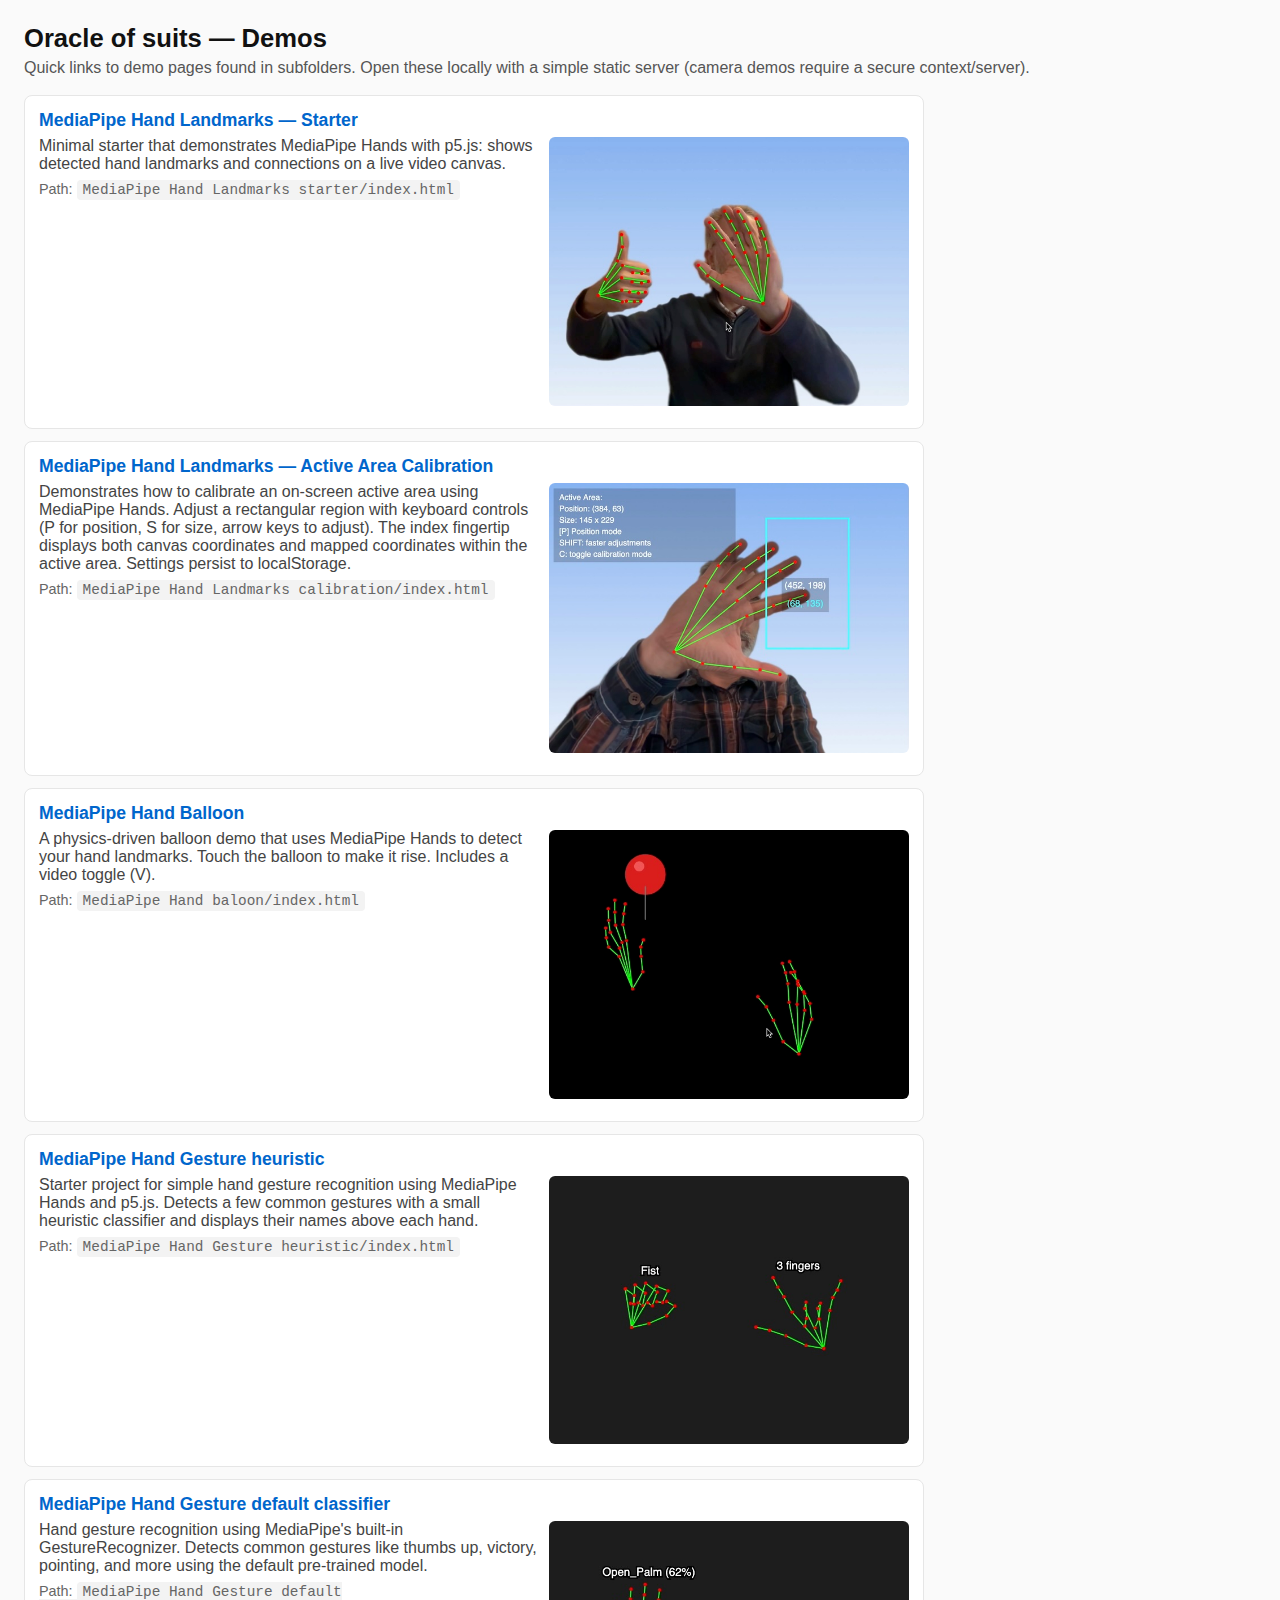
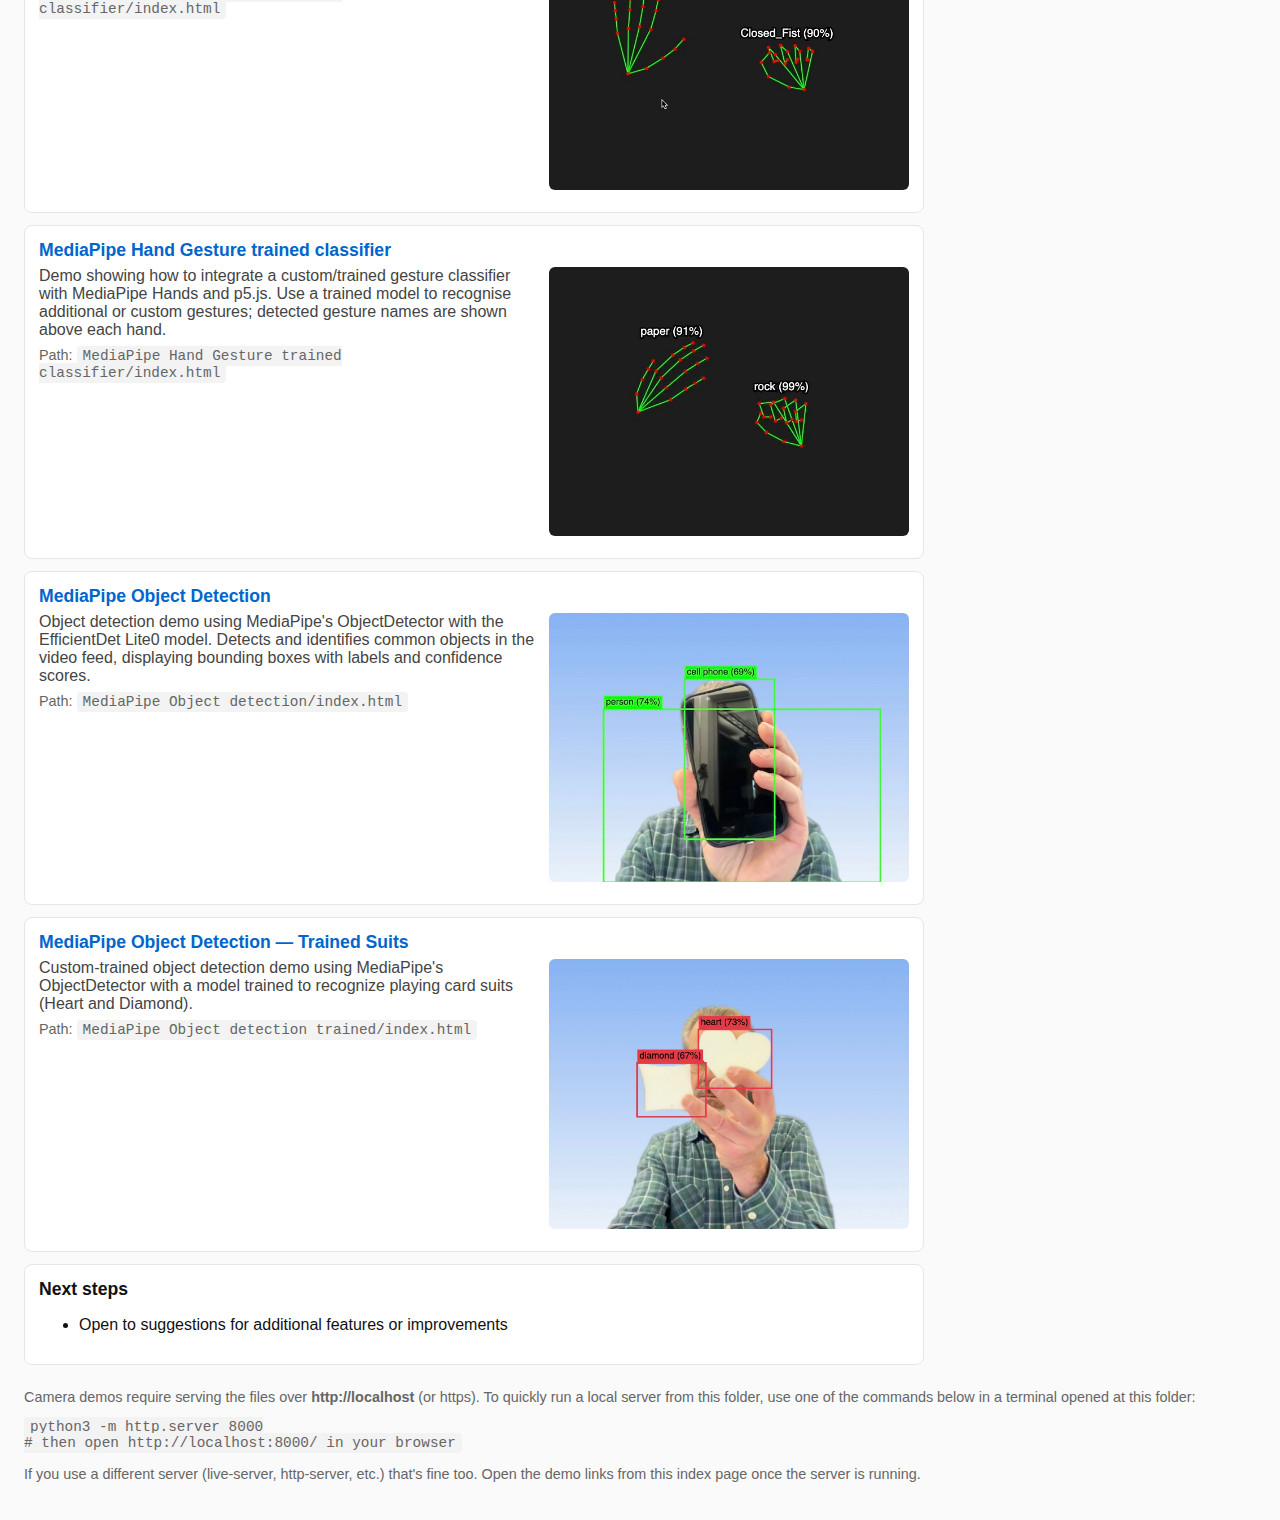
<file: index.html>
<!doctype html>
<html lang="en">

<head>
	<meta charset="utf-8" />
	<meta name="viewport" content="width=device-width,initial-scale=1" />
	<title>Oracle of suits demos — Index</title>
	<style>
		body {
			font-family: -apple-system, BlinkMacSystemFont, "Segoe UI", Roboto, "Helvetica Neue", Arial;
			margin: 0;
			padding: 24px;
			background: #fafafa;
			color: #111
		}

		header {
			margin-bottom: 18px
		}

		h1 {
			margin: 0 0 6px 0;
			font-size: 1.6rem
		}

		p.lead {
			margin: 0 0 18px 0;
			color: #555
		}

		.list {
			display: grid;
			gap: 12px;
			max-width: 900px
		}

		.item {
			background: #fff;
			border: 1px solid #e6e6e6;
			padding: 14px;
			border-radius: 8px
		}

		.item h2 {
			margin: 0 0 6px 0;
			font-size: 1.1rem
		}

		.item p {
			margin: 0;
			color: #444
		}

		.meta {
			margin-top: 8px;
			color: #666;
			font-size: 0.9rem
		}

		footer {
			margin-top: 24px;
			color: #666;
			font-size: 0.9rem
		}

		a.demo-link {
			color: #0066cc;
			text-decoration: none
		}

		a.demo-link:hover {
			text-decoration: underline
		}

		code {
			background: #f3f3f3;
			padding: 2px 6px;
			border-radius: 4px
		}
	</style>
</head>

<body>
	<header>
		<h1>Oracle of suits — Demos</h1>
		<p class="lead">Quick links to demo pages found in subfolders. Open these locally with a simple static server
			(camera demos require a secure context/server).</p>
	</header>

	<main class="list">
		<section class="item">
			<h2><a class="demo-link" href="MediaPipe Hand Landmarks starter/index.html" target="_blank"
					rel="noopener">MediaPipe Hand Landmarks — Starter</a></h2>
			<img src="imgs/Hands landmarks.jpg" alt="Hands landmarks"
				style="max-width:360px; height:auto; float:right; margin:0 0 8px 12px; border-radius:6px;" />
			<p>Minimal starter that demonstrates MediaPipe Hands with p5.js: shows detected hand landmarks and
				connections on a live video canvas.</p>
			<div class="meta">Path: <code>MediaPipe Hand Landmarks starter/index.html</code></div>
		</section>

		<section class="item">
			<h2><a class="demo-link" href="MediaPipe Hand Landmarks calibration/index.html" target="_blank"
					rel="noopener">MediaPipe Hand Landmarks — Active Area Calibration</a></h2>
			<img src="imgs/Calibration.jpg" alt="calibration"
				style="max-width:360px; height:auto; float:right; margin:0 0 8px 12px; border-radius:6px;" />
			<p>Demonstrates how to calibrate an on-screen active area using MediaPipe Hands. Adjust a rectangular region
				with keyboard controls (P for position, S for size, arrow keys to adjust). The index fingertip displays
				both canvas coordinates and mapped coordinates within the active area. Settings persist to localStorage.
			</p>
			<div class="meta">Path: <code>MediaPipe Hand Landmarks calibration/index.html</code></div>
		</section>

		<section class="item">
			<h2><a class="demo-link" href="MediaPipe Hand baloon/index.html" target="_blank" rel="noopener">MediaPipe
					Hand Balloon</a></h2>
			<img src="imgs/Hand baloon.jpg" alt="hand balloon"
				style="max-width:360px; height:auto; float:right; margin:0 0 8px 12px; border-radius:6px;" />
			<p>A physics-driven balloon demo that uses MediaPipe Hands to detect your hand landmarks. Touch the balloon
				to make it rise. Includes a video toggle (V).</p>
			<div class="meta">Path: <code>MediaPipe Hand baloon/index.html</code></div>
		</section>

		<section class="item">
			<h2><a class="demo-link" href="MediaPipe Hand Gesture heuristic/index.html" target="_blank"
					rel="noopener">MediaPipe Hand Gesture heuristic</a></h2>
			<img src="imgs/Heuristic.jpg" alt="heuristic"
				style="max-width:360px; height:auto; float:right; margin:0 0 8px 12px; border-radius:6px;" />
			<p>Starter project for simple hand gesture recognition using MediaPipe Hands and p5.js. Detects a few common
				gestures with a small heuristic classifier and displays their names above each hand.</p>
			<div class="meta">Path: <code>MediaPipe Hand Gesture heuristic/index.html</code></div>
		</section>

		<section class="item">
			<h2><a class="demo-link" href="MediaPipe Hand Gesture default classifier/index.html" target="_blank"
					rel="noopener">MediaPipe Hand Gesture default classifier</a></h2>
			<img src="imgs/Default classifier.jpg" alt="default classifier"
				style="max-width:360px; height:auto; float:right; margin:0 0 8px 12px; border-radius:6px;" />
			<p>Hand gesture recognition using MediaPipe's built-in GestureRecognizer. Detects common gestures like
				thumbs up, victory, pointing, and more using the default pre-trained model.</p>
			<div class="meta">Path: <code>MediaPipe Hand Gesture default classifier/index.html</code></div>
		</section>

		<section class="item">
			<h2><a class="demo-link" href="MediaPipe Hand Gesture trained classifier/index.html" target="_blank"
					rel="noopener">MediaPipe Hand Gesture trained classifier</a></h2>
			<img src="imgs/Rock paper.jpg" alt="rock paper"
				style="max-width:360px; height:auto; float:right; margin:0 0 8px 12px; border-radius:6px;" />
			<p>Demo showing how to integrate a custom/trained gesture classifier with MediaPipe Hands and p5.js. Use a
				trained model to recognise additional or custom gestures; detected gesture names are shown above each
				hand.</p>
			<div class="meta">Path: <code>MediaPipe Hand Gesture trained classifier/index.html</code></div>
		</section>

		<section class="item">
			<h2><a class="demo-link" href="MediaPipe Object detection/index.html" target="_blank"
					rel="noopener">MediaPipe Object Detection</a></h2>
			<img src="imgs/Objects default.jpg" alt="object detection"
				style="max-width:360px; height:auto; float:right; margin:0 0 8px 12px; border-radius:6px;" />
			<p>Object detection demo using MediaPipe's ObjectDetector with the EfficientDet Lite0 model. Detects and
				identifies common objects in the video feed, displaying bounding boxes with labels and confidence
				scores.</p>
			<div class="meta">Path: <code>MediaPipe Object detection/index.html</code></div>
		</section>

		<section class="item">
			<h2><a class="demo-link" href="MediaPipe Object detection trained/index.html" target="_blank"
					rel="noopener">MediaPipe Object Detection — Trained Suits</a></h2>
			<img src="imgs/Objects detection Heart Diamond.jpg" alt="trained object detection"
				style="max-width:360px; height:auto; float:right; margin:0 0 8px 12px; border-radius:6px;" />
			<p>Custom-trained object detection demo using MediaPipe's ObjectDetector with a model trained to recognize
				playing card suits (Heart and Diamond).</p>
			<div class="meta">Path: <code>MediaPipe Object detection trained/index.html</code></div>
		</section>

		<section class="item">
			<h2>Next steps</h2>
			<ul>
				<li>Open to suggestions for additional features or improvements</li>
			</ul>
		</section>
	</main>

	<footer>
		<p>Camera demos require serving the files over <strong>http://localhost</strong> (or https). To quickly run a
			local server from this folder, use one of the commands below in a terminal opened at this folder:</p>
		<pre><code>python3 -m http.server 8000
# then open http://localhost:8000/ in your browser</code></pre>
		<p>If you use a different server (live-server, http-server, etc.) that's fine too. Open the demo links from this
			index page once the server is running.</p>
	</footer>
</body>

</html>
</file>
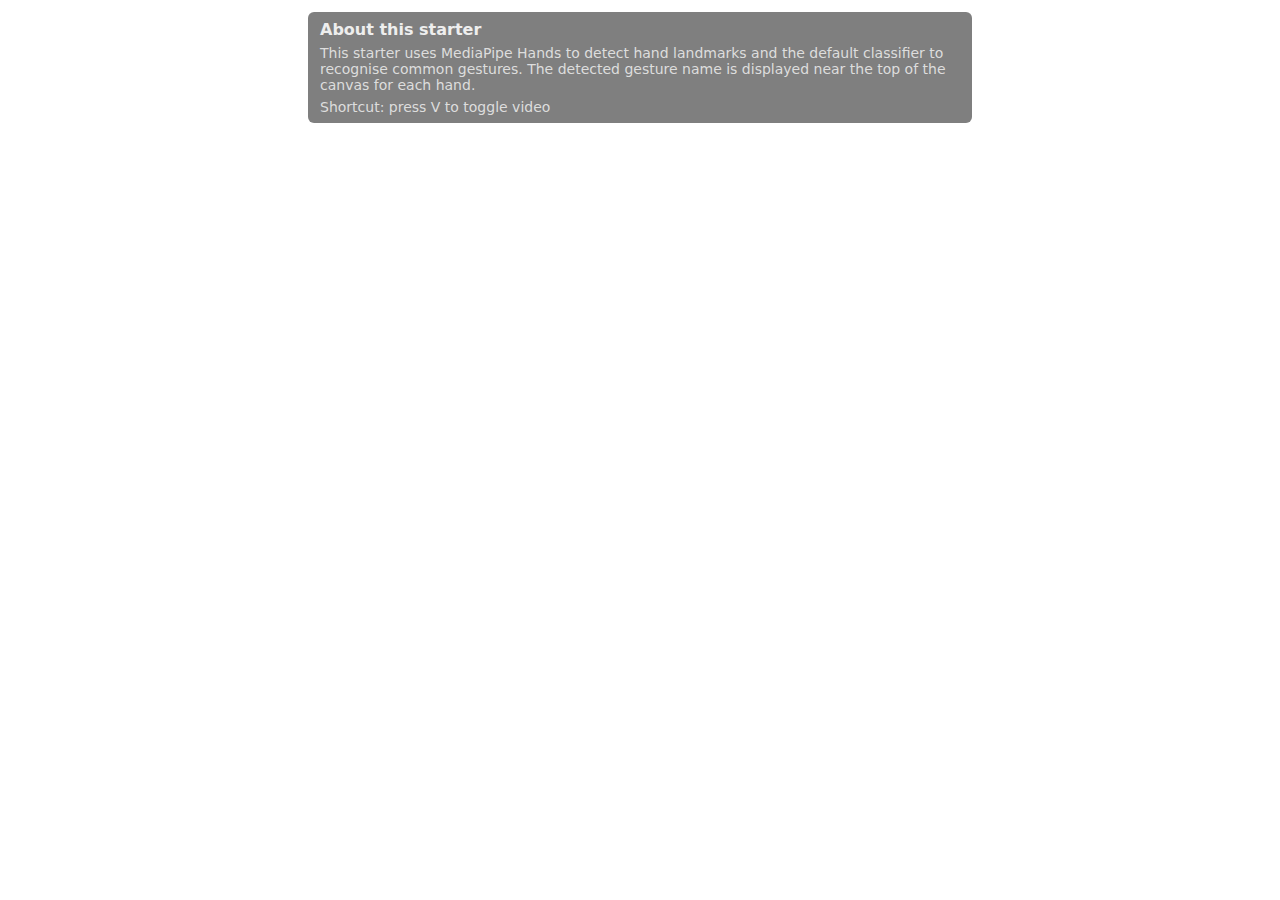
<file: MediaPipe Hand Gesture default classifier/index.html>
<!DOCTYPE html>
<html lang="en">

<head>
  <meta charset="utf-8" />
  <meta name="viewport" content="width=device-width, initial-scale=1.0">

  <title>MediaPipe Hand Gesture with default classifier</title>

  <link rel="stylesheet" type="text/css" href="style.css">

  <script src="../libraries/p5.min.js"></script>
  <script src="../libraries/p5.sound.min.js"></script>
</head>

<body>
  <!-- container where the p5 canvas will be inserted -->
  <div id="canvas-container"></div>

  <script type="module" src="sketch.js"></script>

  <div id="summary" class="summary" aria-live="polite">
    <strong>About this starter</strong>
    <p>This starter uses MediaPipe Hands to detect hand landmarks and the default  classifier
       to recognise common gestures. The detected gesture name is displayed near the top of the canvas for each hand.
    </p>
    <p>Shortcut: press V to toggle video</p>
  </div>
</body>

</html>
</file>
<file: MediaPipe Hand Gesture default classifier/style.css>
html, body {
  margin: 0;
  padding: 0;
}

canvas {
  display: block;
  margin: 12px auto;
}

.summary {
  font-family: system-ui, -apple-system, "Segoe UI", Roboto, "Helvetica Neue", Arial;
  max-width: 640px;
  margin: 12px auto;
  padding: 8px 12px;
  color: #eee;
  background: rgba(0,0,0,0.5);
  border-radius: 6px;
}

.summary p {
  margin: 6px 0 0 0;
  color: #ddd;
  font-size: 14px;
}
</file>
